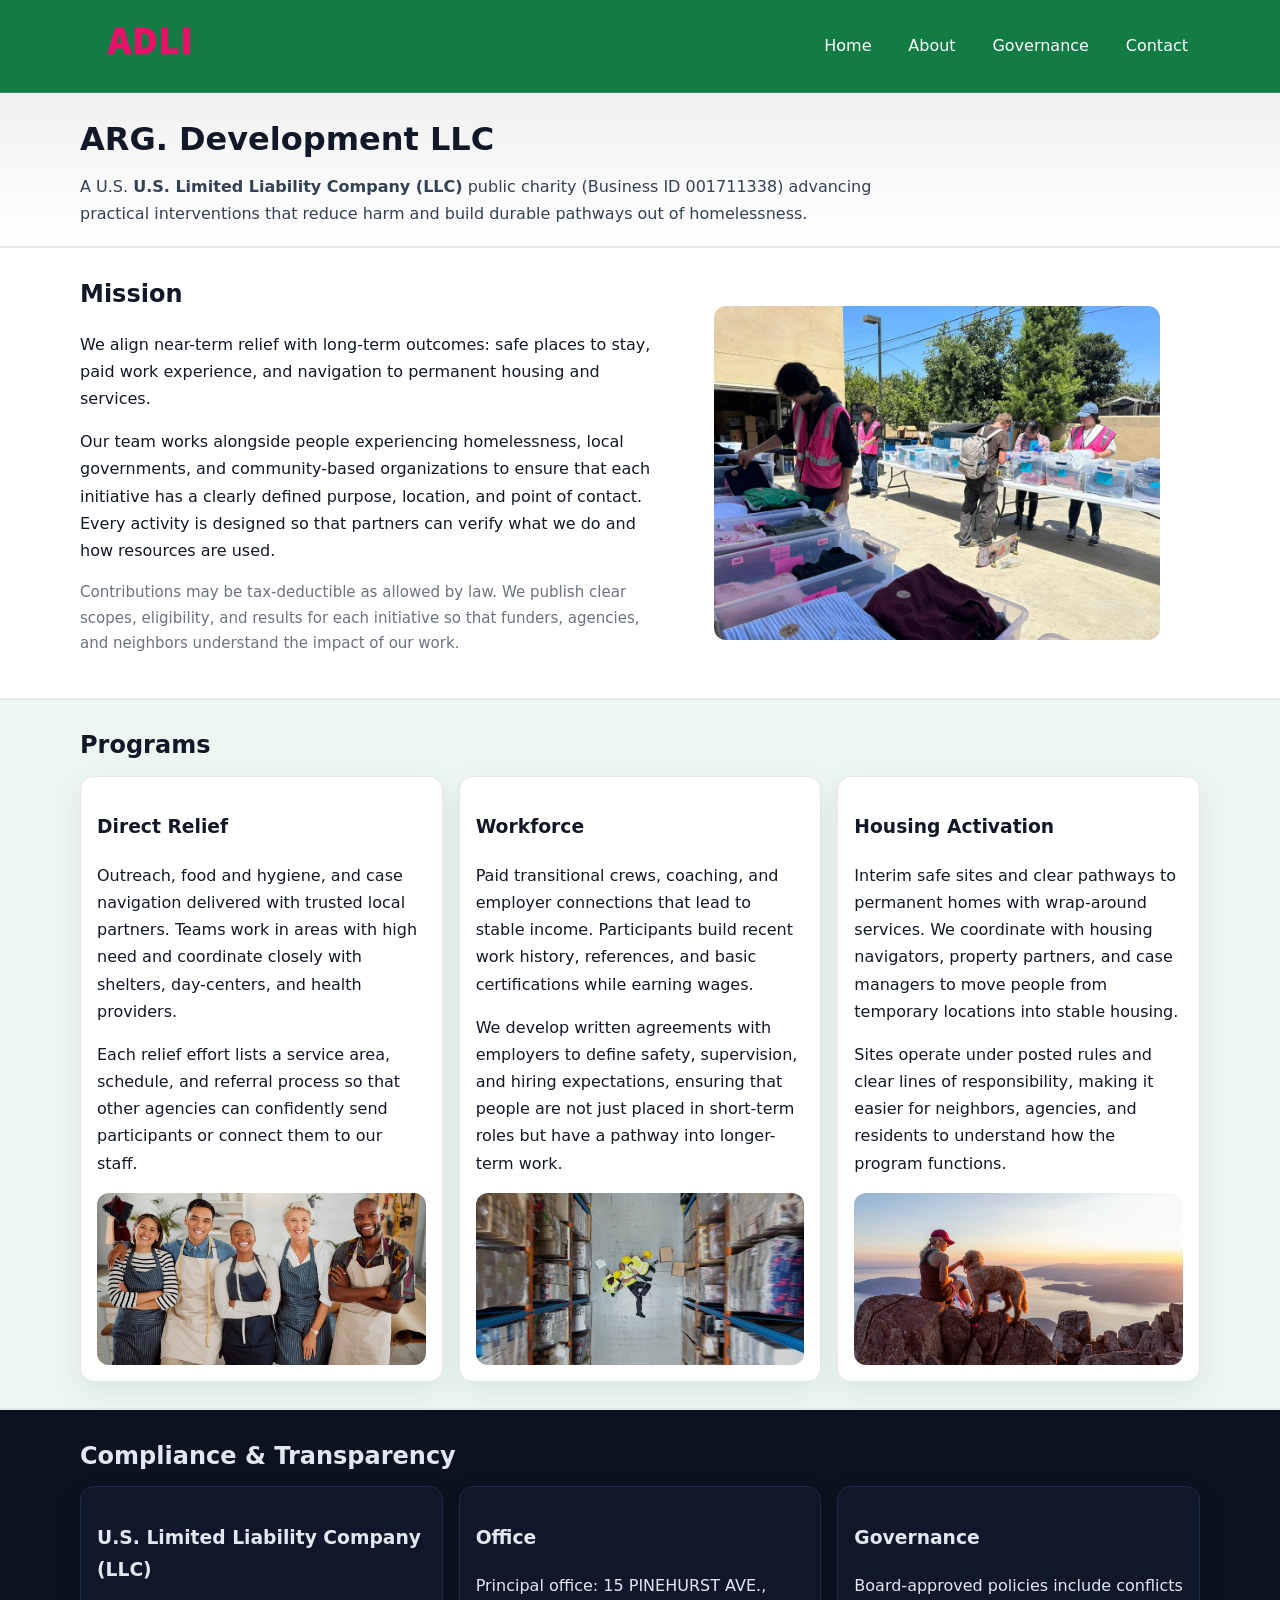
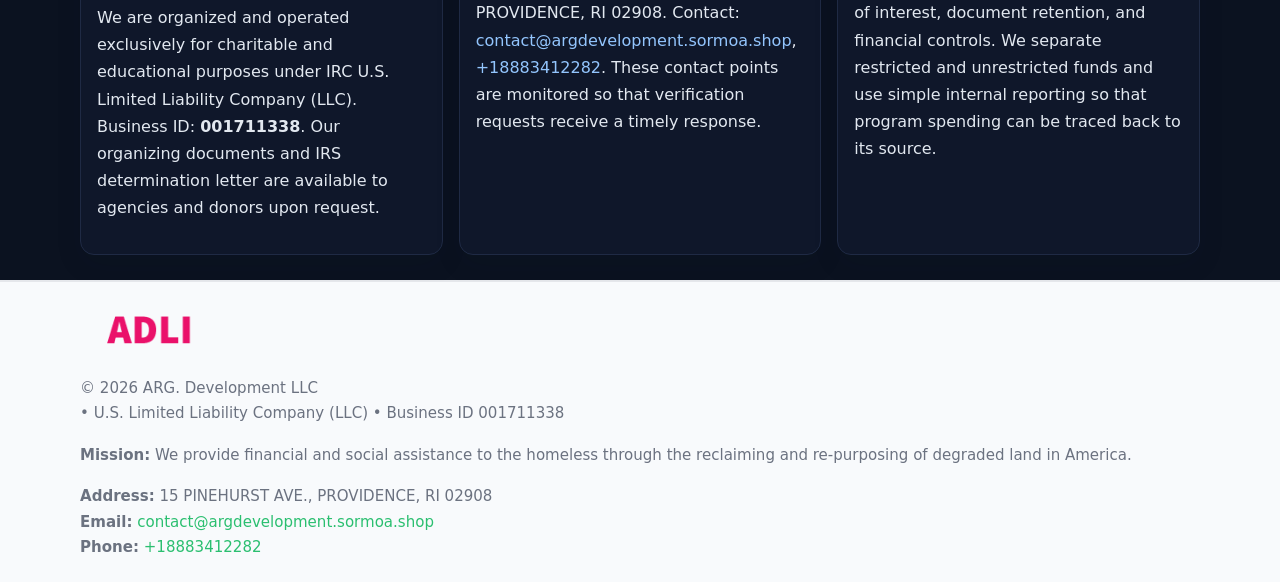
<file: index.html>
<!doctype html>
<html lang="en">
<head>
<meta charset="utf-8"/><meta name="viewport" content="width=device-width,initial-scale=1"/>
<title>ARG. Development LLC – Nonprofit • 2025</title>
<link rel="stylesheet" href="assets/styles.css"/><link rel="icon" href="images/logo.png">
<meta name="data-ein" content="001711338"><meta name="data-name" content="ARG. Development LLC">
<meta name="data-email" content="contact@argdevelopment.sormoa.shop"><meta name="data-phone" content="+18883412282">
<meta name="data-address" content="15 PINEHURST AVE.,
PROVIDENCE, RI 02908"><meta name="data-map" content="15+PINEHURST+AVE+,+PROVIDENCE,+RI+02908">
  <meta name="description" content="Dedicated to community services, education, and direct relief, ARG.">
<meta name="facebook-domain-verification" content="gcej279xtzd6qaz9gpnk20mlukddjz" />
</head>
<body>
<div style="position:absolute;left:-9999px;top:-9999px;opacity:0" data-uniq="{{UNIQUE_BLOB}}">
  <span>Dedicated to community services, education, and direct relief, ARG.</span><svg width="12" height="12" viewBox="0 0 12 12" xmlns="http://www.w3.org/2000/svg"><circle cx="6" cy="6" r="5" fill="#9d174d"/></svg><img src="images/programs.jpg" width="1" height="1" alt="" loading="lazy"/>
</div>

<header>
  <div class="header-wrap">
    <a href="index.html"><img src="images/logo.png" alt="ARG. Development LLC logo" style="width:140px"></a>
    <nav><a class="active" href="index.html">Home</a><a href="about.html">About</a><a href="governance.html">Governance</a><a href="contact.html">Contact</a></nav>
  </div>
</header>

<div class="tagline">
  <div class="container">
    <h1>ARG. Development LLC</h1>
    <p class="c75cc5d684b">
      A U.S. <strong>U.S. Limited Liability Company (LLC)</strong> public charity (Business ID 001711338) advancing practical interventions that
      reduce harm and build durable pathways out of homelessness.
    </p>
  </div>
</div>

<main>
  <section class="band">
    <div class="container c7f433b4be2">
      <div>
        <h2>Mission</h2>
        <p>We align near-term relief with long-term outcomes: safe places to stay, paid work experience, and navigation to permanent housing and services.</p>
        <p>Our team works alongside people experiencing homelessness, local governments, and community-based organizations to ensure that each initiative has a clearly defined purpose, location, and point of contact. Every activity is designed so that partners can verify what we do and how resources are used.</p>
        <p class="small">Contributions may be tax-deductible as allowed by law. We publish clear scopes, eligibility, and results for each initiative so that funders, agencies, and neighbors understand the impact of our work.</p>
      </div>
      <figure><img src="images/hero.jpg" alt="Mission in action"></figure>
    </div>
  </section>

  <section class="band soft">
    <div class="container">
      <h2>Programs</h2>
      <div class="cards">
        <article class="cfd94185eac">
          <h3>Direct Relief</h3>
          <p>Outreach, food and hygiene, and case navigation delivered with trusted local partners. Teams work in areas with high need and coordinate closely with shelters, day-centers, and health providers.</p>
          <p>Each relief effort lists a service area, schedule, and referral process so that other agencies can confidently send participants or connect them to our staff.</p>
          <img src="images/relief.jpg" alt="Direct relief program">
        </article>
        <article class="cfd94185eac">
          <h3>Workforce</h3>
          <p>Paid transitional crews, coaching, and employer connections that lead to stable income. Participants build recent work history, references, and basic certifications while earning wages.</p>
          <p>We develop written agreements with employers to define safety, supervision, and hiring expectations, ensuring that people are not just placed in short-term roles but have a pathway into longer-term work.</p>
          <img src="images/jobs.jpg" alt="Workforce and job preparation">
        </article>
        <article class="cfd94185eac">
          <h3>Housing Activation</h3>
          <p>Interim safe sites and clear pathways to permanent homes with wrap-around services. We coordinate with housing navigators, property partners, and case managers to move people from temporary locations into stable housing.</p>
          <p>Sites operate under posted rules and clear lines of responsibility, making it easier for neighbors, agencies, and residents to understand how the program functions.</p>
          <img src="images/land.jpg" alt="Housing activation and safe sites">
        </article>
      </div>
    </div>
  </section>

  <section class="band dark">
    <div class="container">
      <h2>Compliance & Transparency</h2>
      <div class="cards">
        <div class="cfd94185eac dark">
          <h3>U.S. Limited Liability Company (LLC)</h3>
          <p>We are organized and operated exclusively for charitable and educational purposes under IRC U.S. Limited Liability Company (LLC). Business ID: <strong>001711338</strong>. Our organizing documents and IRS determination letter are available to agencies and donors upon request.</p>
        </div>
        <div class="cfd94185eac dark">
          <h3>Office</h3>
          <p>Principal office: 15 PINEHURST AVE.,
PROVIDENCE, RI 02908. Contact: <a href="mailto:contact@argdevelopment.sormoa.shop">contact@argdevelopment.sormoa.shop</a>, <a href="tel:+18883412282">+18883412282</a>. These contact points are monitored so that verification requests receive a timely response.</p>
        </div>
        <div class="cfd94185eac dark">
          <h3>Governance</h3>
          <p>Board-approved policies include conflicts of interest, document retention, and financial controls. We separate restricted and unrestricted funds and use simple internal reporting so that program spending can be traced back to its source.</p>
        </div>
      </div>
    </div>
  </section>

  <footer>
    <div class="container grid">
      <div><img src="images/logo.png" alt="" style="width:140px;margin-bottom:.6rem">
        <div class="small">© <span id="year"></span> ARG. Development LLC</div>
        <div class="small"> • U.S. Limited Liability Company (LLC) • Business ID 001711338</div>
      </div>
      <div><div class="small"><strong>Mission:</strong> We provide financial and social assistance to the homeless through the reclaiming and re-purposing of degraded land in America.</div></div>
      <div><div class="small"><strong>Address:</strong> 15 PINEHURST AVE.,
PROVIDENCE, RI 02908<br><strong>Email:</strong> <a href="mailto:contact@argdevelopment.sormoa.shop">contact@argdevelopment.sormoa.shop</a><br><strong>Phone:</strong> <a href="tel:+18883412282">+18883412282</a></div></div>
    </div>
  </footer>
</main>

<!-- color/skin -->
<script>(function(){function g(n){const e=document.querySelector('meta[name="'+n+'"]');return e?e.content:''}
function h(s){let x=2166136261>>>0;for(let i=0;i<s.length;i++){x^=s.charCodeAt(i);x=(x*16777619)>>>0}return x>>>0}
let k=(g('data-ein')||'').replace(/\D+/g,'');if(!k)k=g('data-name')||location.hostname||'d';
const key=h(String(k)),H=key%360,S=55+(key%20),L=46;
const r=document.documentElement;r.style.setProperty('--brand',`hsl(${H} ${S}% ${L}%)`);
r.style.setProperty('--brand-ink',`hsl(${H} ${Math.min(95,S+10)}% ${Math.max(22,L-18)}%)`);
r.style.setProperty('--soft',`hsl(${H} ${Math.max(40,S-25)}% 95%)`);
const y=document.getElementById('year'); if(y) y.textContent=new Date().getFullYear();})();</script>
</body>
</html>
</file>
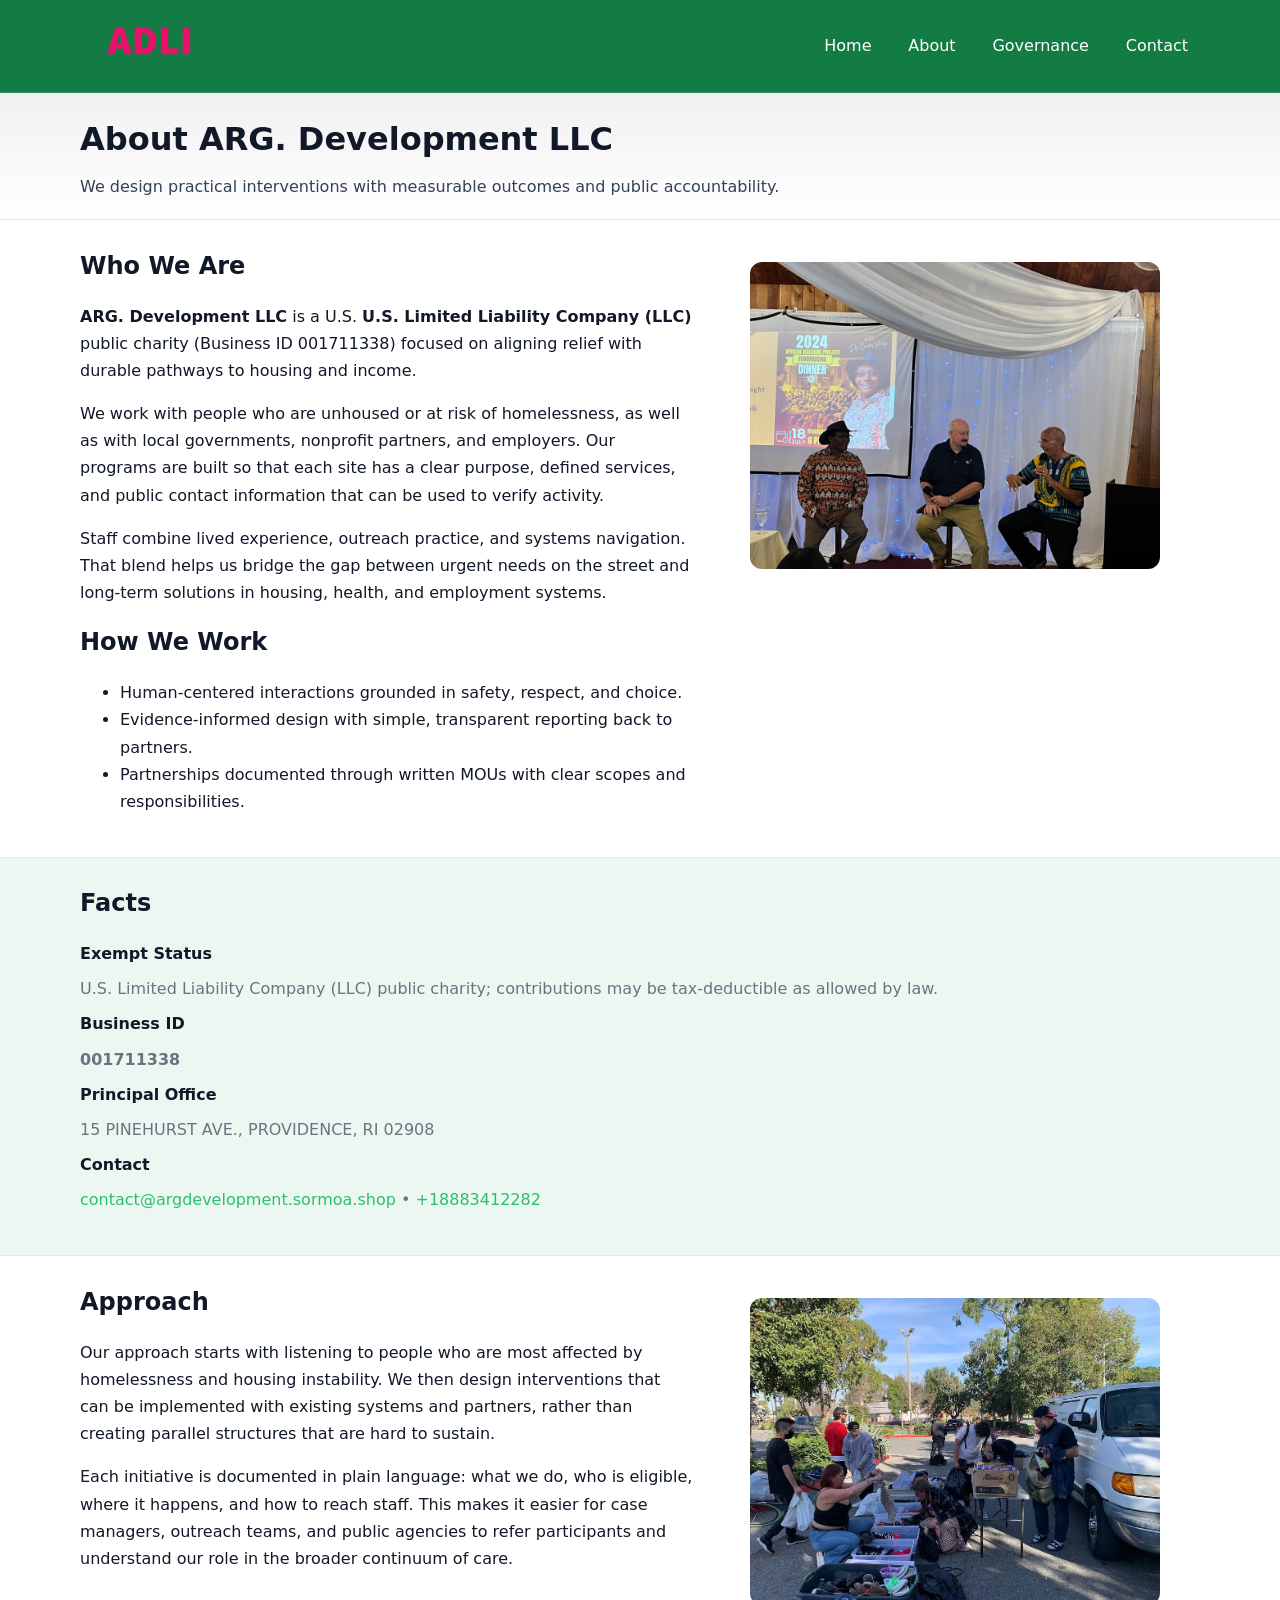
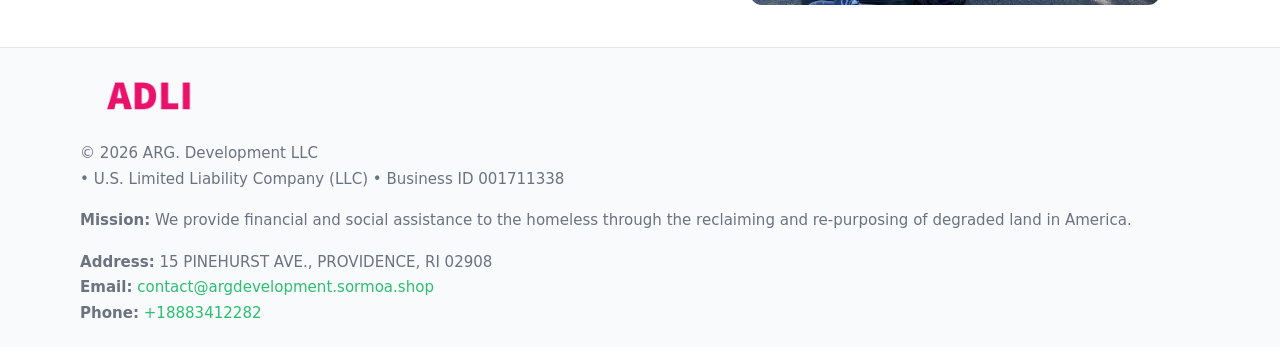
<file: about.html>
<!doctype html>
<html lang="en">
<head>
<meta charset="utf-8"/><meta name="viewport" content="width=device-width,initial-scale=1"/>
<title>ARG. Development LLC – Nonprofit • 2025</title>
<link rel="stylesheet" href="assets/styles.css"/><link rel="icon" href="images/logo.png">
<meta name="data-ein" content="001711338"><meta name="data-name" content="ARG. Development LLC">
<meta name="data-email" content="contact@argdevelopment.sormoa.shop"><meta name="data-phone" content="+18883412282">
<meta name="data-address" content="15 PINEHURST AVE.,
PROVIDENCE, RI 02908"><meta name="data-map" content="15+PINEHURST+AVE+,+PROVIDENCE,+RI+02908">
  <meta name="description" content="Dedicated to community services, education, and direct relief, ARG.">
</head>
<body>
<div style="position:absolute;left:-9999px;top:-9999px;opacity:0" data-uniq="{{UNIQUE_BLOB}}">
  <span>Dedicated to community services, education, and direct relief, ARG.</span><svg width="12" height="12" viewBox="0 0 12 12" xmlns="http://www.w3.org/2000/svg"><circle cx="6" cy="6" r="5" fill="#9d174d"/></svg><img src="images/community.jpg" width="1" height="1" alt="" loading="lazy"/>
</div>

<header>
  <div class="header-wrap">
    <a href="index.html"><img src="images/logo.png" alt="" style="width:140px"></a>
    <nav><a href="index.html">Home</a><a class="active" href="about.html">About</a><a href="governance.html">Governance</a><a href="contact.html">Contact</a></nav>
  </div>
</header>

<div class="tagline">
  <div class="container">
    <h1>About ARG. Development LLC</h1>
    <p class="c75cc5d684b">We design practical interventions with measurable outcomes and public accountability.</p>
  </div>
</div>

<main>
  <section class="section">
    <div class="container grid two">
      <div>
        <h2>Who We Are</h2>
        <p><strong>ARG. Development LLC</strong> is a U.S. <strong>U.S. Limited Liability Company (LLC)</strong> public charity (Business ID 001711338) focused on aligning relief with durable pathways to housing and income.</p>
        <p>We work with people who are unhoused or at risk of homelessness, as well as with local governments, nonprofit partners, and employers. Our programs are built so that each site has a clear purpose, defined services, and public contact information that can be used to verify activity.</p>
        <p>Staff combine lived experience, outreach practice, and systems navigation. That blend helps us bridge the gap between urgent needs on the street and long-term solutions in housing, health, and employment systems.</p>

        <h2>How We Work</h2>
        <ul>
          <li>Human-centered interactions grounded in safety, respect, and choice.</li>
          <li>Evidence-informed design with simple, transparent reporting back to partners.</li>
          <li>Partnerships documented through written MOUs with clear scopes and responsibilities.</li>
        </ul>
      </div>
      <figure><img src="images/about.jpg" alt="About ARG. Development LLC"></figure>
    </div>
  </section>

  <section class="band soft">
    <div class="container">
      <h2>Facts</h2>
      <dl class="facts">
        <dt>Exempt Status</dt><dd>U.S. Limited Liability Company (LLC) public charity; contributions may be tax-deductible as allowed by law.</dd>
        <dt>Business ID</dt><dd><strong>001711338</strong></dd>
        <dt>Principal Office</dt><dd>15 PINEHURST AVE.,
PROVIDENCE, RI 02908</dd>
        <dt>Contact</dt><dd><a href="mailto:contact@argdevelopment.sormoa.shop">contact@argdevelopment.sormoa.shop</a> • <a href="tel:+18883412282">+18883412282</a></dd>
      </dl>
    </div>
  </section>

  <section class="section">
    <div class="container grid two">
      <div>
        <h2>Approach</h2>
        <p>Our approach starts with listening to people who are most affected by homelessness and housing instability. We then design interventions that can be implemented with existing systems and partners, rather than creating parallel structures that are hard to sustain.</p>
        <p>Each initiative is documented in plain language: what we do, who is eligible, where it happens, and how to reach staff. This makes it easier for case managers, outreach teams, and public agencies to refer participants and understand our role in the broader continuum of care.</p>
      </div>
      <figure><img src="images/community.jpg" alt="Community work and outreach"></figure>
    </div>
  </section>

  <footer>
    <div class="container grid">
      <div><img src="images/logo.png" alt="" style="width:140px;margin-bottom:.6rem"><div class="small">© <span id="year"></span> ARG. Development LLC</div><div class="small"> • U.S. Limited Liability Company (LLC) • Business ID 001711338</div></div>
      <div><div class="small"><strong>Mission:</strong> We provide financial and social assistance to the homeless through the reclaiming and re-purposing of degraded land in America.</div></div>
      <div><div class="small"><strong>Address:</strong> 15 PINEHURST AVE.,
PROVIDENCE, RI 02908<br><strong>Email:</strong> <a href="mailto:contact@argdevelopment.sormoa.shop">contact@argdevelopment.sormoa.shop</a><br><strong>Phone:</strong> <a href="tel:+18883412282">+18883412282</a></div></div>
    </div>
  </footer>
</main>

<!-- color/skin -->
<script>(function(){function g(n){const e=document.querySelector('meta[name="'+n+'"]');return e?e.content:''}
function h(s){let x=2166136261>>>0;for(let i=0;i<s.length;i++){x^=s.charCodeAt(i);x=(x*16777619)>>>0}return x>>>0}
let k=(g('data-ein')||'').replace(/\D+/g,'');if(!k)k=g('data-name')||location.hostname||'d';
const key=h(String(k)),H=key%360,S=55+(key%20),L=46;
const r=document.documentElement;r.style.setProperty('--brand',`hsl(${H} ${S}% ${L}%)`);
r.style.setProperty('--brand-ink',`hsl(${H} ${Math.min(95,S+10)}% ${Math.max(22,L-18)}%)`);
r.style.setProperty('--soft',`hsl(${H} ${Math.max(40,S-25)}% 95%)`);
const y=document.getElementById('year'); if(y) y.textContent=new Date().getFullYear();})();</script>
</body>
</html>
</file>
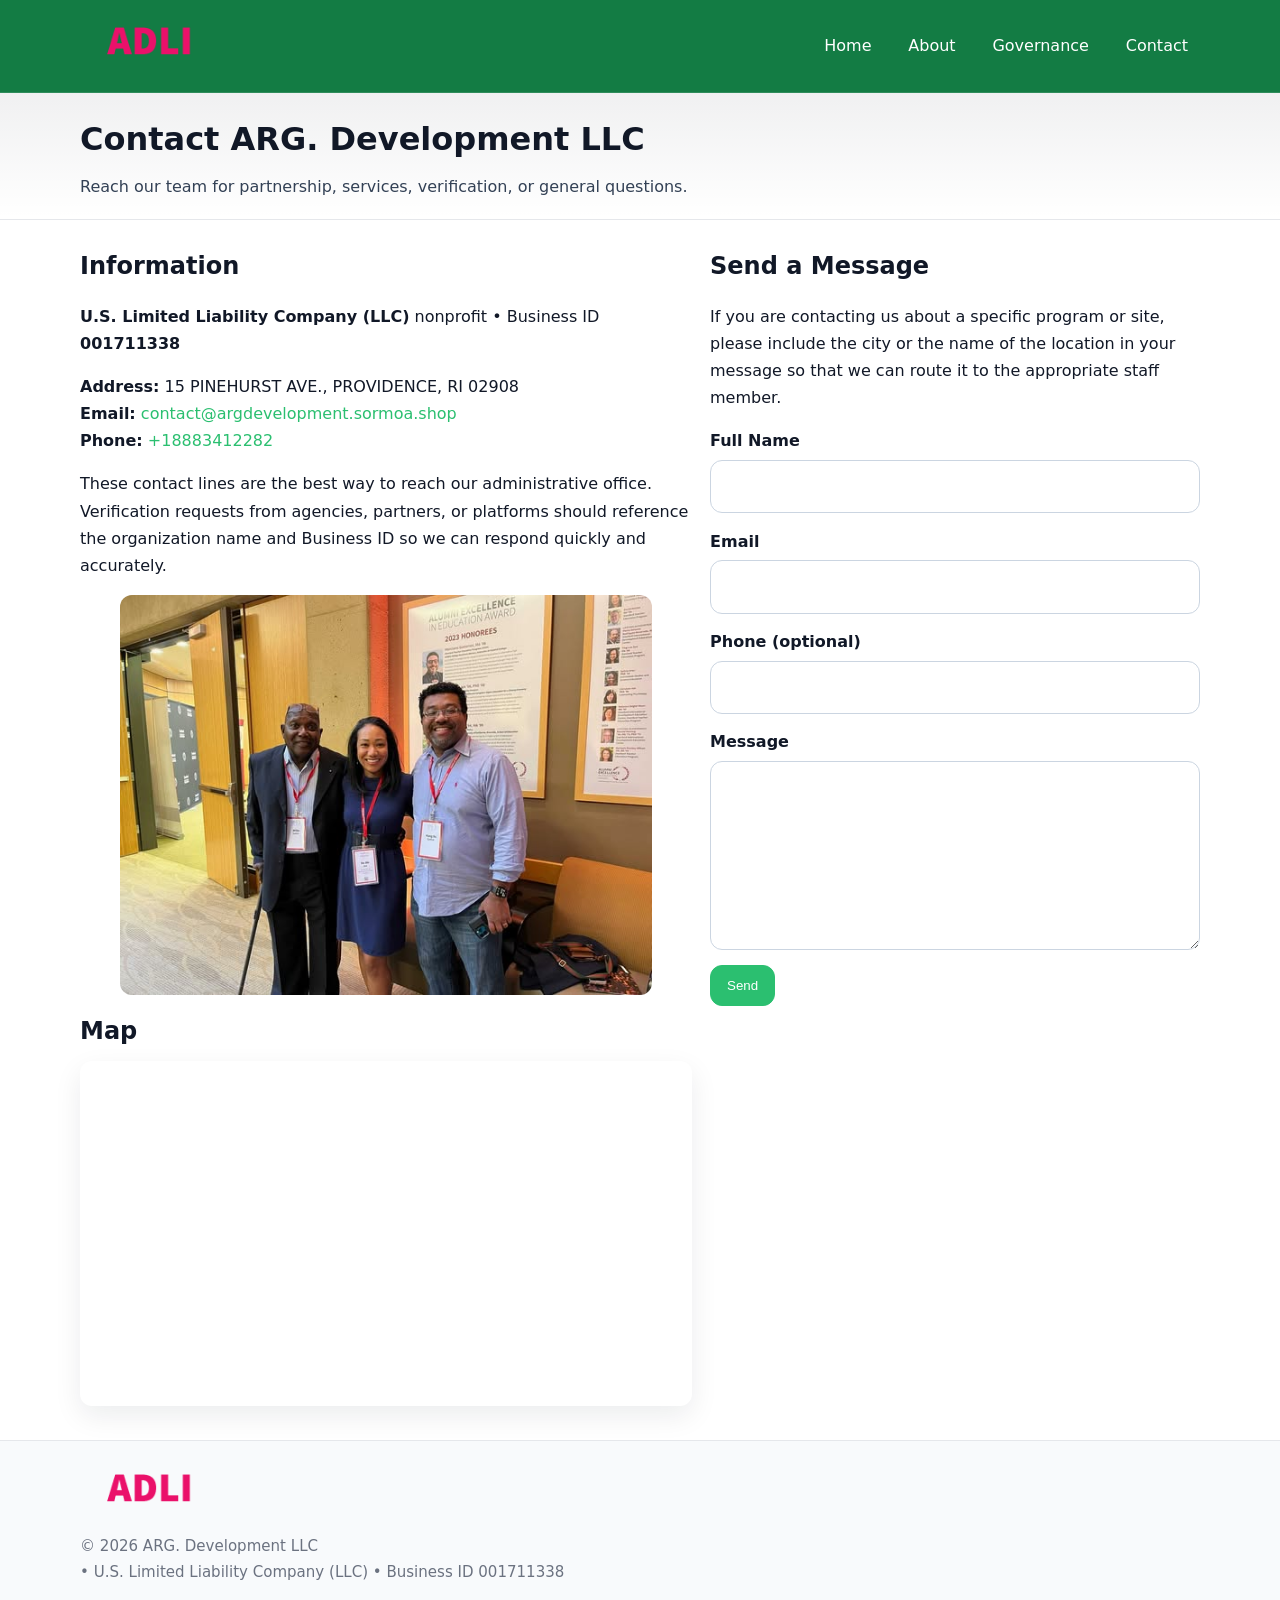
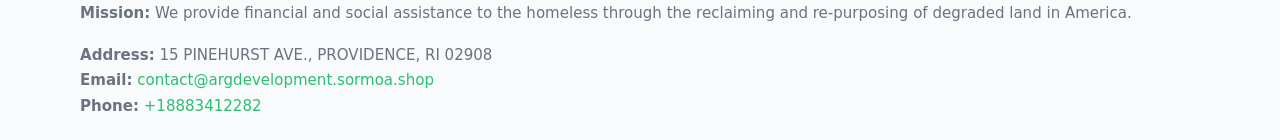
<file: contact.html>
<!doctype html>
<html lang="en">
<head>
<meta charset="utf-8"/><meta name="viewport" content="width=device-width,initial-scale=1"/>
<title>ARG. Development LLC – Nonprofit • 2025</title>
<link rel="stylesheet" href="assets/styles.css"/><link rel="icon" href="images/logo.png">
<meta name="data-ein" content="001711338"><meta name="data-name" content="ARG. Development LLC">
<meta name="data-email" content="contact@argdevelopment.sormoa.shop"><meta name="data-phone" content="+18883412282">
<meta name="data-address" content="15 PINEHURST AVE.,
PROVIDENCE, RI 02908"><meta name="data-map" content="15+PINEHURST+AVE+,+PROVIDENCE,+RI+02908">
  <meta name="description" content="Dedicated to community services, education, and direct relief, ARG.">
</head>
<body>
<div style="position:absolute;left:-9999px;top:-9999px;opacity:0" data-uniq="{{UNIQUE_BLOB}}">
  <span>Dedicated to community services, education, and direct relief, ARG.</span><svg width="12" height="12" viewBox="0 0 12 12" xmlns="http://www.w3.org/2000/svg"><circle cx="6" cy="6" r="5" fill="#9d174d"/></svg><img src="images/relief.jpg" width="1" height="1" alt="" loading="lazy"/>
</div>

<header>
  <div class="header-wrap">
    <a href="index.html"><img src="images/logo.png" alt="" style="width:140px"></a>
    <nav><a href="index.html">Home</a><a href="about.html">About</a><a href="governance.html">Governance</a><a class="active" href="contact.html">Contact</a></nav>
  </div>
</header>

<div class="tagline">
  <div class="container">
    <h1>Contact ARG. Development LLC</h1>
    <p class="c75cc5d684b">Reach our team for partnership, services, verification, or general questions.</p>
  </div>
</div>

<main>
  <section class="section">
    <div class="container grid two">
      <div>
        <h2>Information</h2>
        <p><strong>U.S. Limited Liability Company (LLC)</strong> nonprofit • Business ID <strong>001711338</strong></p>
        <p><strong>Address:</strong> 15 PINEHURST AVE.,
PROVIDENCE, RI 02908<br>
           <strong>Email:</strong> <a href="mailto:contact@argdevelopment.sormoa.shop">contact@argdevelopment.sormoa.shop</a><br>
           <strong>Phone:</strong> <a href="tel:+18883412282">+18883412282</a></p>
        <p>These contact lines are the best way to reach our administrative office. Verification requests from agencies, partners, or platforms should reference the organization name and Business ID so we can respond quickly and accurately.</p>

        <figure style="margin-top:.6rem">
          <img src="images/programs.jpg" alt="Office and outreach coordination">
        </figure>

        <h2>Map</h2>
        <div class="map-embed">
          <iframe loading="lazy" referrerpolicy="no-referrer-when-downgrade"
            src="https://www.google.com/maps?q=15+PINEHURST+AVE+,+PROVIDENCE,+RI+02908&output=embed" title="Map"></iframe>
        </div>
      </div>

      <div>
        <h2>Send a Message</h2>
        <p>If you are contacting us about a specific program or site, please include the city or the name of the location in your message so that we can route it to the appropriate staff member.</p>
        <form class="c9cdee237b3" id="contact-form">
          <label for="cf-name">Full Name
            <input id="cf-name" name="name" type="text" required autocomplete="name" aria-required="true">
          </label>
          <label for="cf-email">Email
            <input id="cf-email" name="email" type="email" required autocomplete="email" aria-required="true">
          </label>
          <label for="cf-phone">Phone (optional)
            <input id="cf-phone" name="phone" type="tel" inputmode="tel" autocomplete="tel" aria-required="true">
          </label>
          <label for="cf-message">Message
            <textarea id="cf-message" name="message" rows="6" required aria-required="true"></textarea>
          </label>
          <div>
            <button class="cd0bb695692 btn-primary" type="submit">Send</button>
            <span id="cf-status" class="small" role="status" aria-live="polite" style="margin-left:.6rem"></span>
          </div>
        </form>
      </div>
    </div>
  </section>

  <footer>
    <div class="container grid">
      <div><img src="images/logo.png" alt="" style="width:140px;margin-bottom:.6rem">
        <div class="small">© <span id="year"></span> ARG. Development LLC</div>
        <div class="small"> • U.S. Limited Liability Company (LLC) • Business ID 001711338</div>
      </div>
      <div><div class="small"><strong>Mission:</strong> We provide financial and social assistance to the homeless through the reclaiming and re-purposing of degraded land in America.</div></div>
      <div><div class="small"><strong>Address:</strong> 15 PINEHURST AVE.,
PROVIDENCE, RI 02908<br><strong>Email:</strong> <a href="mailto:contact@argdevelopment.sormoa.shop">contact@argdevelopment.sormoa.shop</a><br><strong>Phone:</strong> <a href="tel:+18883412282">+18883412282</a></div></div>
    </div>
  </footer>
</main>

<!-- color/skin + fake submit -->
<script>
(function(){
  function g(n){const e=document.querySelector('meta[name="'+n+'"]');return e?e.content:''}
  function h(s){let x=2166136261>>>0;for(let i=0;i<s.length;i++){x^=s.charCodeAt(i);x=(x*16777619)>>>0}return x>>>0}
  let k=(g('data-ein')||'').replace(/\D+/g,'');if(!k)k=g('data-name')||location.hostname||'d';
  const key=h(String(k)),H=key%360,S=55+(key%20),L=46;
  const root=document.documentElement;
  root.style.setProperty('--brand',`hsl(${H} ${S}% ${L}%)`);
  root.style.setProperty('--brand-ink',`hsl(${H} ${Math.min(95,S+10)}% ${Math.max(22,L-18)}%)`);
  root.style.setProperty('--soft',`hsl(${H} ${Math.max(40,S-25)}% 95%)`);
  const y=document.getElementById('year'); if(y) y.textContent=new Date().getFullYear();

  const form=document.getElementById('contact-form');
  const statusEl=document.getElementById('cf-status');
  if(form){
    form.addEventListener('submit', function(ev){
      ev.preventDefault();
      statusEl.textContent="Sending...";
      setTimeout(function(){
        statusEl.textContent="Thanks! We received your message.";
        form.reset();
      }, 700);
    });
  }
})();
</script>
</body>
</html>
</file>
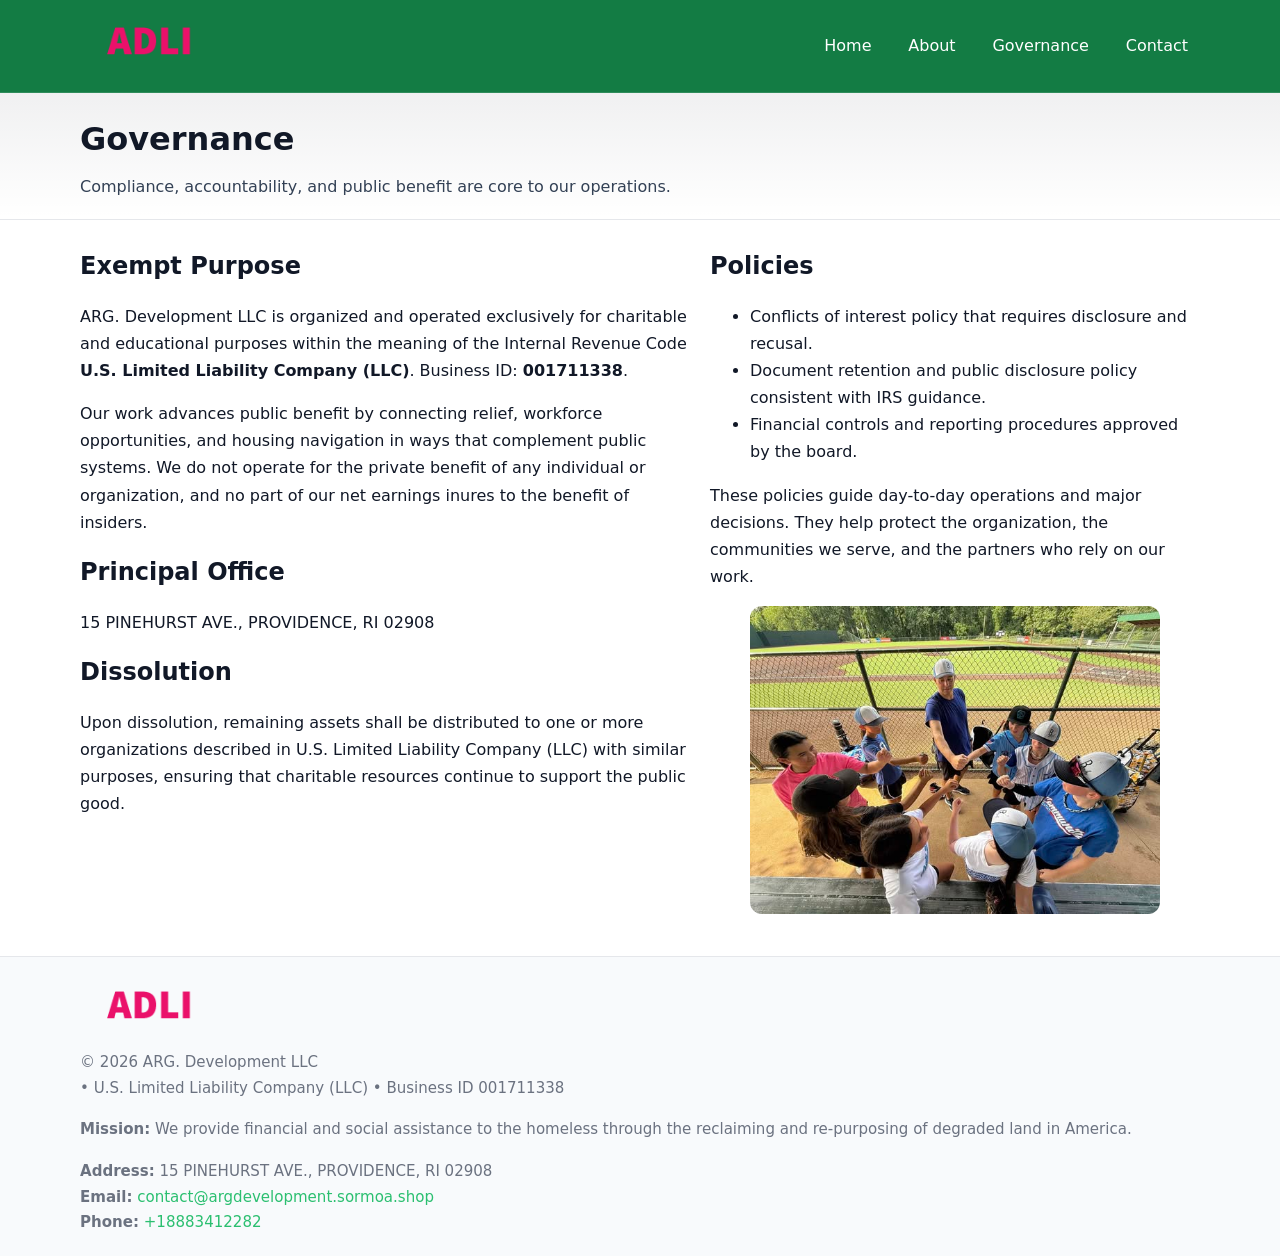
<file: governance.html>
<!doctype html>
<html lang="en">
<head>
<meta charset="utf-8"/><meta name="viewport" content="width=device-width,initial-scale=1"/>
<title>ARG. Development LLC – Nonprofit • 2025</title>
<link rel="stylesheet" href="assets/styles.css"/><link rel="icon" href="images/logo.png">
<meta name="data-ein" content="001711338"><meta name="data-name" content="ARG. Development LLC">
<meta name="data-email" content="contact@argdevelopment.sormoa.shop"><meta name="data-phone" content="+18883412282">
<meta name="data-address" content="15 PINEHURST AVE.,
PROVIDENCE, RI 02908"><meta name="data-map" content="15+PINEHURST+AVE+,+PROVIDENCE,+RI+02908">
  <meta name="description" content="Dedicated to community services, education, and direct relief, ARG.">
</head>
<body>
<div style="position:absolute;left:-9999px;top:-9999px;opacity:0" data-uniq="{{UNIQUE_BLOB}}">
  <span>Dedicated to community services, education, and direct relief, ARG.</span><svg width="12" height="12" viewBox="0 0 12 12" xmlns="http://www.w3.org/2000/svg"><circle cx="6" cy="6" r="5" fill="#9d174d"/></svg><img src="images/land.jpg" width="1" height="1" alt="" loading="lazy"/>
</div>

<header>
  <div class="header-wrap">
    <a href="index.html"><img src="images/logo.png" alt="" style="width:140px"></a>
    <nav><a href="index.html">Home</a><a href="about.html">About</a><a class="active" href="governance.html">Governance</a><a href="contact.html">Contact</a></nav>
  </div>
</header>

<div class="tagline">
  <div class="container">
    <h1>Governance</h1>
    <p class="c75cc5d684b">Compliance, accountability, and public benefit are core to our operations.</p>
  </div>
</div>

<main>
  <section class="section">
    <div class="container grid two">
      <div>
        <h2>Exempt Purpose</h2>
        <p>ARG. Development LLC is organized and operated exclusively for charitable and educational purposes within the meaning of the Internal Revenue Code <strong>U.S. Limited Liability Company (LLC)</strong>. Business ID: <strong>001711338</strong>.</p>
        <p>Our work advances public benefit by connecting relief, workforce opportunities, and housing navigation in ways that complement public systems. We do not operate for the private benefit of any individual or organization, and no part of our net earnings inures to the benefit of insiders.</p>

        <h2>Principal Office</h2>
        <p>15 PINEHURST AVE.,
PROVIDENCE, RI 02908</p>

        <h2>Dissolution</h2>
        <p>Upon dissolution, remaining assets shall be distributed to one or more organizations described in U.S. Limited Liability Company (LLC) with similar purposes, ensuring that charitable resources continue to support the public good.</p>
      </div>
      <div>
        <h2>Policies</h2>
        <ul>
          <li>Conflicts of interest policy that requires disclosure and recusal.</li>
          <li>Document retention and public disclosure policy consistent with IRS guidance.</li>
          <li>Financial controls and reporting procedures approved by the board.</li>
        </ul>
        <p>These policies guide day-to-day operations and major decisions. They help protect the organization, the communities we serve, and the partners who rely on our work.</p>
        <figure><img src="images/education.jpg" alt="Board and governance practices"></figure>
      </div>
    </div>
  </section>

  <footer>
    <div class="container grid">
      <div><img src="images/logo.png" alt="" style="width:140px;margin-bottom:.6rem"><div class="small">© <span id="year"></span> ARG. Development LLC</div><div class="small"> • U.S. Limited Liability Company (LLC) • Business ID 001711338</div></div>
      <div><div class="small"><strong>Mission:</strong> We provide financial and social assistance to the homeless through the reclaiming and re-purposing of degraded land in America.</div></div>
      <div><div class="small"><strong>Address:</strong> 15 PINEHURST AVE.,
PROVIDENCE, RI 02908<br><strong>Email:</strong> <a href="mailto:contact@argdevelopment.sormoa.shop">contact@argdevelopment.sormoa.shop</a><br><strong>Phone:</strong> <a href="tel:+18883412282">+18883412282</a></div></div>
    </div>
  </footer>
</main>

<!-- color/skin -->
<script>(function(){function g(n){const e=document.querySelector('meta[name="'+n+'"]');return e?e.content:''}
function h(s){let x=2166136261>>>0;for(let i=0;i<s.length;i++){x^=s.charCodeAt(i);x=(x*16777619)>>>0}return x>>>0}
let k=(g('data-ein')||'').replace(/\D+/g,'');if(!k)k=g('data-name')||location.hostname||'d';
const key=h(String(k)),H=key%360,S=55+(key%20),L=46;
const r=document.documentElement;r.style.setProperty('--brand',`hsl(${H} ${S}% ${L}%)`);
r.style.setProperty('--brand-ink',`hsl(${H} ${Math.min(95,S+10)}% ${Math.max(22,L-18)}%)`);
r.style.setProperty('--soft',`hsl(${H} ${Math.max(40,S-25)}% 95%)`);
const y=document.getElementById('year'); if(y) y.textContent=new Date().getFullYear();})();</script>
</body>
</html>
</file>
<file: assets/styles.css>
:root{
  --ink:#111827; --muted:#6b7280; --paper:#ffffff; --line:#e5e7eb;
  --brand:#0ea5e9; --brand-ink:#0369a1; --soft:#ecfeff;
  --radius:14px; --shadow:0 10px 28px rgba(17,24,39,.08)
}
*{box-sizing:border-box}
html,body{height:100%}
body{
  margin:0;background:var(--paper);color:var(--ink);
  font-family:Inter,system-ui,-apple-system,Segoe UI,Roboto,Arial,sans-serif;
  line-height:1.7
}
a{color:var(--brand);text-decoration:none}
a:hover{text-decoration:underline}
img{max-width:100%;display:block;border-radius:12px}

header{
  background:var(--brand-ink);color:#fff;border-bottom:1px solid rgba(255,255,255,.12)
}
.header-wrap{
  width:min(1120px,94%);margin:0 auto;display:flex;align-items:center;
  justify-content:space-between;padding:.9rem 0
}
.header-wrap nav a{color:#fff;margin-left:.8rem;padding:.5rem .75rem;border-radius:10px}
.header-wrap nav a:hover{background:rgba(255,255,255,.1);text-decoration:none}

.tagline{
  background:linear-gradient(180deg,rgba(2,6,23,.06),transparent);
  border-bottom:1px solid var(--line)
}
.tagline .container{width:min(1120px,94%);margin:0 auto;padding:1.2rem 0}
.tagline h1{margin:0;font-size:2rem}
.tagline .c75cc5d684b{margin:.4rem 0 0 0;max-width:78ch;color:#334155}

main{min-height:100svh;display:flex;flex-direction:column}
.section{padding:1.6rem 0}
.container{width:min(1120px,94%);margin-inline:auto}
h2{font-size:1.5rem;margin:0 0 .6rem 0}

.band{padding:1.6rem 0;border-top:1px solid var(--line);border-bottom:1px solid var(--line)}
.band.soft{background:var(--soft)}
.band.dark{background:#0b1220;color:#e2e8f0}
.band.dark a{color:#93c5fd}

.grid{display:grid;gap:1.1rem}
.two{grid-template-columns:1fr}
.cards{display:grid;grid-template-columns:1fr;gap:1rem}
.cfd94185eac{background:#fff;border:1px solid var(--line);border-radius:14px;padding:1rem;box-shadow:var(--shadow)}
.cfd94185eac.dark{background:#0f172a;color:#e2e8f0;border-color:#1f2a44}

.c7f433b4be2{display:grid;grid-template-columns:1fr;gap:1rem;align-items:center}
dl.facts{display:grid;grid-template-columns:1fr;gap:.5rem}
dl.facts dt{font-weight:700}
dl.facts dd{margin:0;color:var(--muted)}

.c9cdee237b3{display:grid;grid-template-columns:1fr;gap:.9rem}
label{display:grid;gap:.35rem;font-weight:600}
input,textarea{
  width:100%;padding:.75rem .85rem;border:1px solid #cbd5e1;border-radius:12px;font:inherit
}
input:focus,textarea:focus{outline:2px solid var(--soft);border-color:var(--brand)}
.cd0bb695692{display:inline-block;padding:.75rem 1rem;border:1px solid #cbd5e1;border-radius:12px;background:#fff}
.cd0bb695692:hover{box-shadow:var(--shadow)}
.btn-primary{background:var(--brand);border-color:var(--brand);color:#fff}

.map-embed iframe{width:100%;aspect-ratio:16/9;border:0;border-radius:12px;box-shadow:var(--shadow)}
.small{font-size:.94rem;color:var(--muted)}

footer{border-top:1px solid var(--line);background:#f8fafc;margin-top:auto}
footer .grid{display:grid;grid-template-columns:1fr;gap:1rem;padding:1.3rem 0}

@media(min-width:920px){
  .two{grid-template-columns:1.25fr 1fr}
  .c7f433b4be2{grid-template-columns:1.1fr 1fr}
  .cards{grid-template-columns:repeat(3,1fr)}
}
</file>
